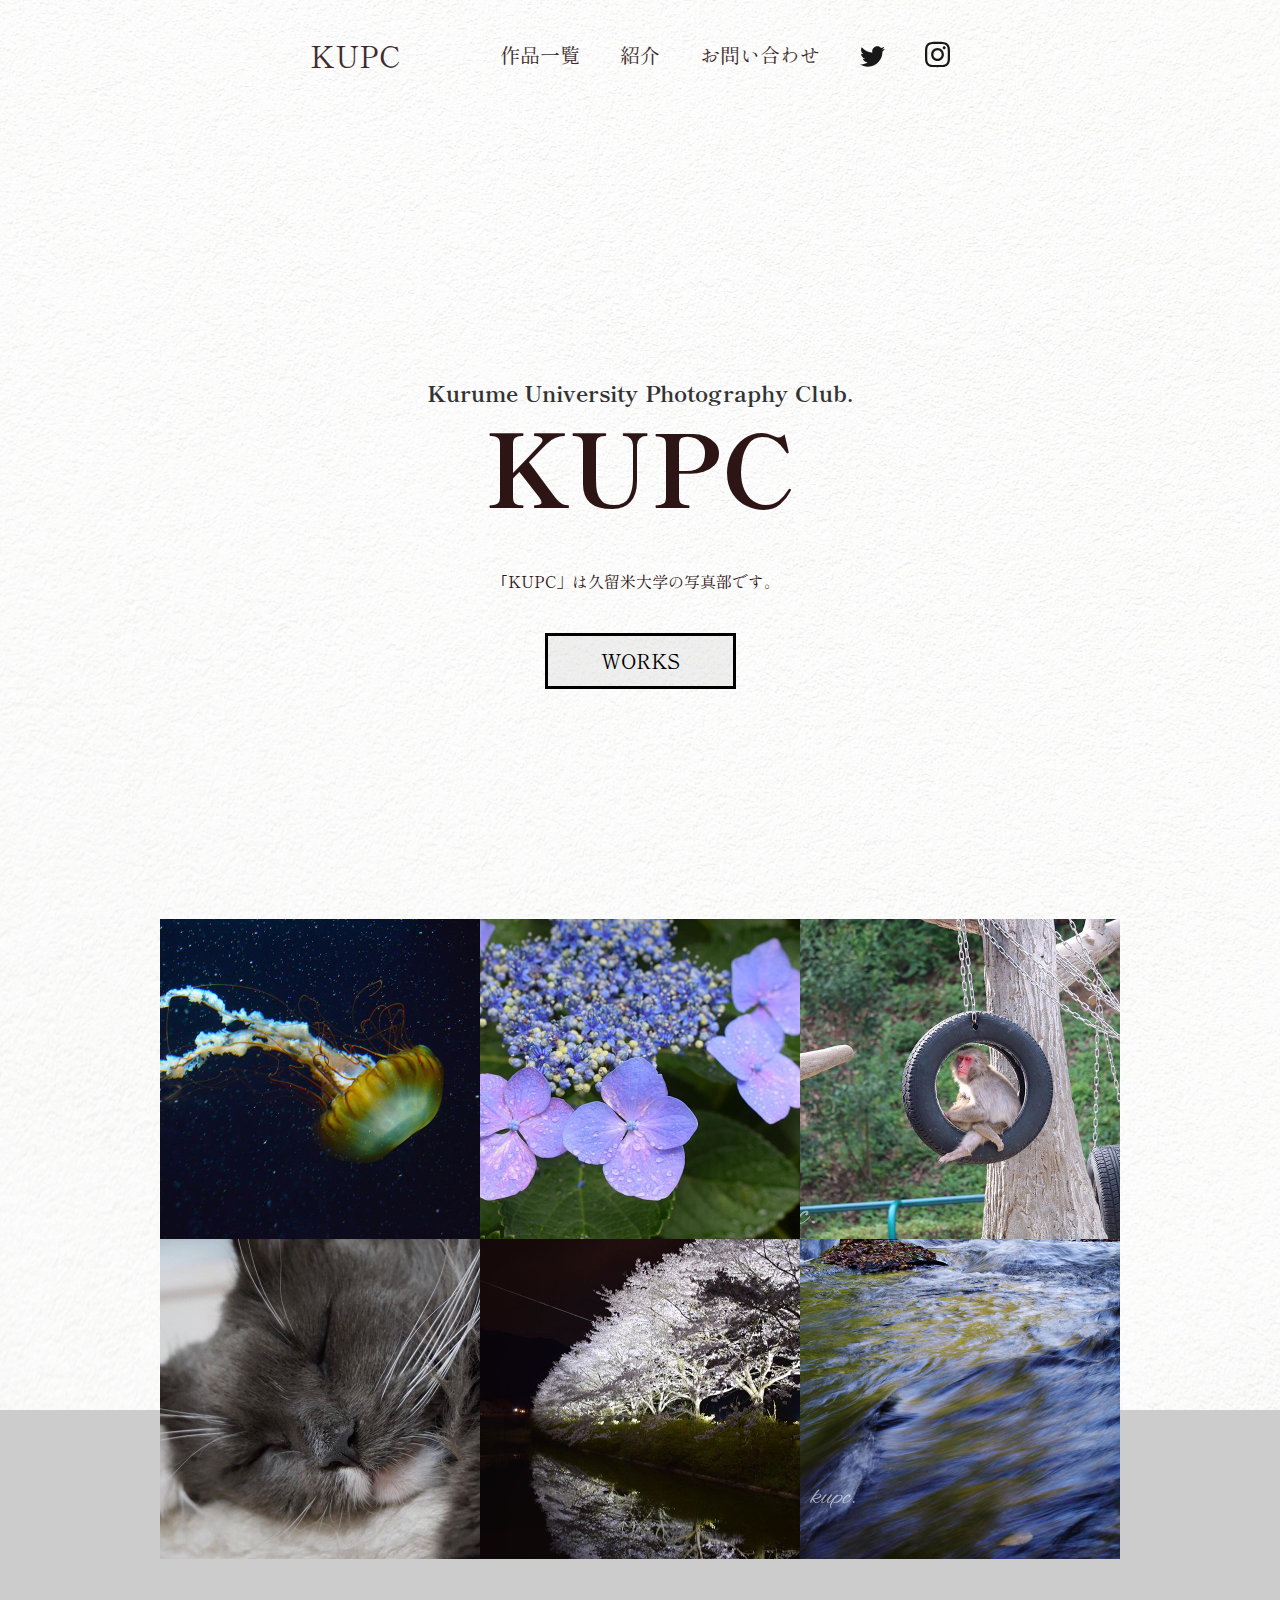
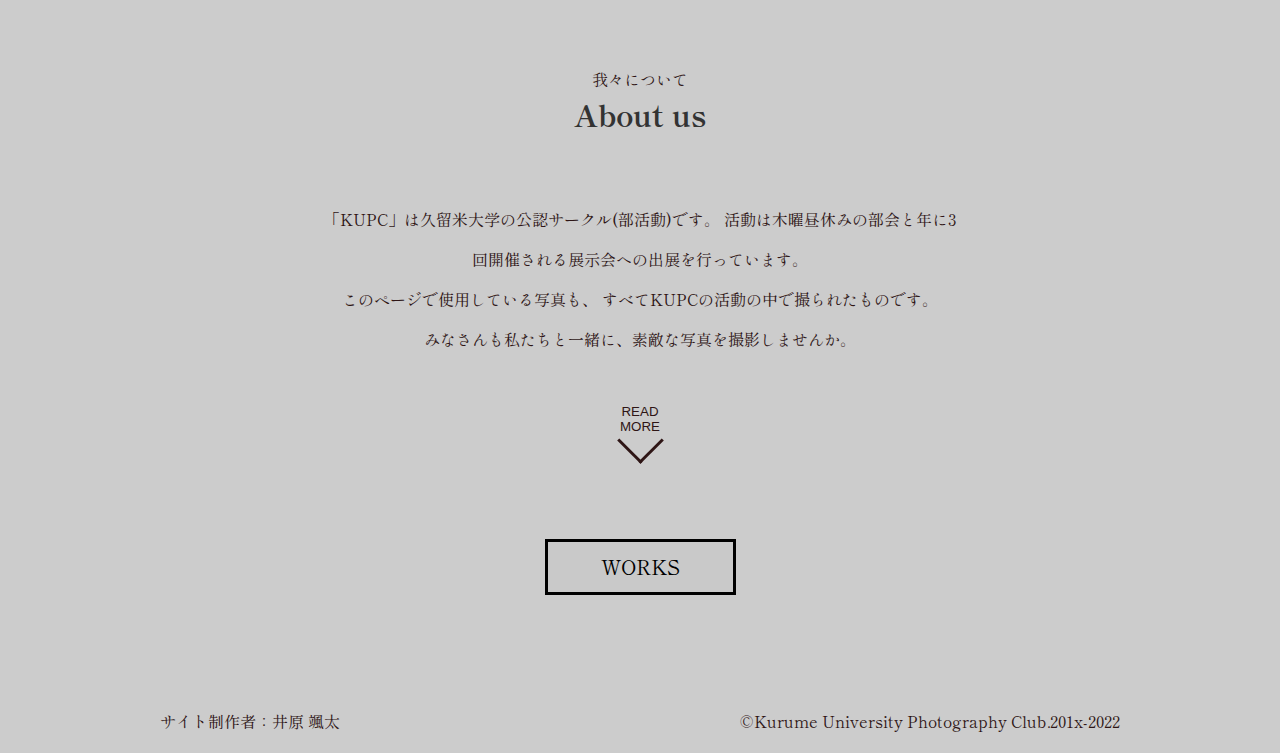
<file: index.html>
﻿<!DOCTYPE html>
<html>
<head>
<meta charset="UTF-8">
<title>KUPC公式ホームページ|久留米大学写真部</title>
<link href="https://fonts.googleapis.com/css2?family=Shippori+Mincho:wght@800&display=swap" rel="stylesheet">
<link href="css/style.css" rel="stylesheet">
<!-- jquery -->
<script src="https://ajax.googleapis.com/ajax/libs/jquery/1.11.3/jquery.min.js"></script>
<!--read more-->
<script>$(function(){
  $(".readmore").on("click", function() {
      $(this).toggleClass("on-click");
      $(".hide-text").slideToggle(1000);
  });
}); </script>
  <!--read more終わり-->
</head>
<body id="index">

  <!--header始まり-->
  <header>
    <div class="logo">
      <a href="index.html">KUPC</a>
    </div>
    <nav>
      <ul class="sns-nav">
        <li><a target="_blank" href="https://twitter.com/k_kupc/"><img class="sns-icon twitter" src="twitter-brands.svg"></a></li>
        <li><a target="_blank" href="https://www.instagram.com/k_kupc/"><img class="sns-icon instagram" src="instagram-brands.svg"></a></li>
      </ul>
      <ul class="global-nav">
        <li><a href="works.html">作品一覧</a></li>
        <li><a href=#about>紹介</a></li>
        <li><a href="contact.html">お問い合わせ</a></li>
      </ul>
    </nav>
  </header>
  <!--header終わり-->

  <!--wrap始まり-->
  <div id="wrap">
    <div class="content">
      <h2>Kurume University Photography Club.</h2>
      <h1>KUPC</h1>
      <p>｢KUPC」は久留米大学の写真部です。</p>
      <p class="btn"><a href="works.html">WORKS</a></p>
    </div>
    <div class="garally-wrapper">
      <container>
        <div class="garally filter">
          <img class="photo filter-img" src="images/8.jpg" alt="クラゲの写真">
          <img class="photo filter-img" src="images/3.jpg" alt="紫陽花の写真">
          <img class="photo filter-img" src="images/4.jpg" alt="猿の写真">
          <img class="photo filter-img" src="images/5.jpg" alt="猫の写真">
          <img class="photo filter-img" src="images/6.jpg" alt="桜の写真">
          <img class="photo filter-img" src="images/7.jpg" alt="川の写真">
        </div>
      </container>
    </div>
    <div id="about" class="about">
      <p>我々について</p>
      <h2>About us</h2>
        <div id="text-wrap">
 
        <div class="show-text">
         
        <p>「KUPC」は久留米大学の公認サークル(部活動)です。
          活動は木曜昼休みの部会と年に3回開催される展示会への出展を行っています。<br>このページで使用している写真も、
          すべてKUPCの活動の中で撮られたものです。<br>みなさんも私たちと一緒に、素敵な写真を撮影しませんか。</p>
         
                </div>
         
         
        <div class="hide-text">
          
            <p>詳細</p>
            <h2>Detail</h2>
            <table class="detail">
            <tbody>
            <tr>
            <th>活動時間</div></th>
            <td>部会は連絡等10分程度</td>
            </tr>
            <tr>
            <th>活動場所</th>
            <td>
            第一部室棟5階・野外<br>
            (写真は自分の好きな場所)
            </td>
            </tr>
            <tr>
            <th>部費</th>
            <td>
            前期1,000円/後期1,000円
            </td>
            </tr>
            <tr>
            <th>入部方法</th>
            <td>
            SNSや部会などで<br>
            入部したいと伝える<br>
            </td>
            </tr>
            </tbody>
            </table>
            
            <div class="map">
            <p>地図</p>
            <h2>Map</h2>
            <div><iframe src="https://www.google.com/maps/embed?pb=!1m18!1m12!1m3!1d833.590892420471!2d130.5467481678124!3d33.30930932191262!2m3!1f0!2f0!3f0!3m2!1i1024!2i768!4f13.1!3m3!1m2!1s0x3541a42473a7fa5d%3A0xf19234d2dec1c815!2z44CSODM5LTA4NTEg56aP5bKh55yM5LmF55WZ57Gz5biC5b6h5LqV55S6IOesrDHlrabnlJ_pg6jlrqTmo58!5e0!3m2!1sja!2sjp!4v1614780706376!5m2!1sja!2sjp" width="660" height="450" style="border:0;" allowfullscreen="" loading="lazy"></iframe></div>
            </div>
         
                </div>
         
                <button class="readmore">READ MORE</button>
        </div>
        <p class="btn"><a href="works.html">WORKS</a></p>
    </div>
  </div>
  <!--wrap終わり-->

  <!--footer始まり-->
  <footer>
    <p class="creater">サイト制作者：井原 颯太</p>
    <p class="copyright">©Kurume University Photography Club.201x-2022</p>
  </footer>
  <!--footer終わり-->

</body>
</html>
</file>
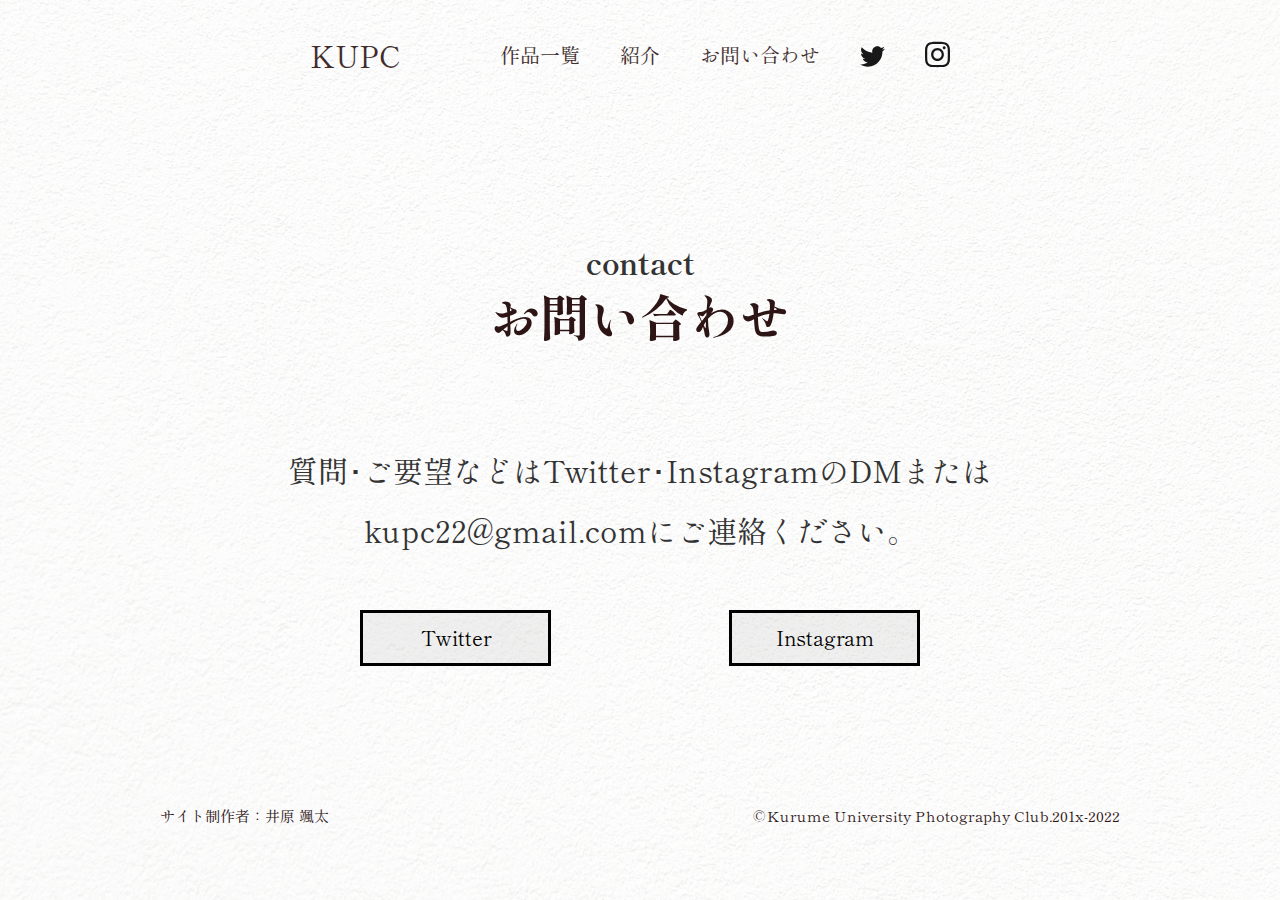
<file: contact.html>
<!DOCTYPE html>
<html>
<head>
<meta charset="UTF-8">
<title>KUPC公式ホームページ|久留米大学写真部</title>
<link href="https://fonts.googleapis.com/css2?family=Shippori+Mincho:wght@800&display=swap" rel="stylesheet">
<link href="css/style.css" rel="stylesheet">
<!-- jquery -->
<script src="https://ajax.googleapis.com/ajax/libs/jquery/1.11.3/jquery.min.js"></script>
</head>
<body id="contact">

  <!--header始まり-->
  <header>
    <div class="logo">
      <a href="index.html">KUPC</a>
    </div>
    <nav>
      <ul class="sns-nav">
        <li><a target="_blank" href="https://twitter.com/k_kupc/"><img class="sns-icon twitter" src="twitter-brands.svg"></a></li>
        <li><a target="_blank" href="https://www.instagram.com/k_kupc/"><img class="sns-icon instagram" src="instagram-brands.svg"></a></li>
      </ul>
      <ul class="global-nav">
        <li><a href="works.html">作品一覧</a></li>
        <li><a href=index.html#about>紹介</a></li>
        <li><a href=#>お問い合わせ</a></li>
      </ul>
    </nav>
  </header>
  <!--header終わり-->

  <!--wrap始まり-->
  <div id="wrap">
    <div class="contact-wrapper">
      <h2>contact</h2>
      <h1>お問い合わせ</h1>
      <p>質問･ご要望などはTwitter･InstagramのDMまたは<br>kupc22@gmail.comにご連絡ください。</p>
      <div class="contact-sns">
        <p class="btn twitter-btn"><a href="https://twitter.com/k_kupc/">Twitter</a></p>
        <p class="btn instagram-btn"><a href="https://www.instagram.com/k_kupc/">Instagram</a></p>
    </div>
    </div>
  </div>
  <!--wrap終わり-->

  <!--footer始まり-->
  <footer>
    <p class="creater clear-fix">サイト制作者：井原 颯太</p>
    <p class="copyright">©Kurume University Photography Club.201x-2022</p>
  </footer>
  <!--footer終わり-->

</body>
</html>
</file>
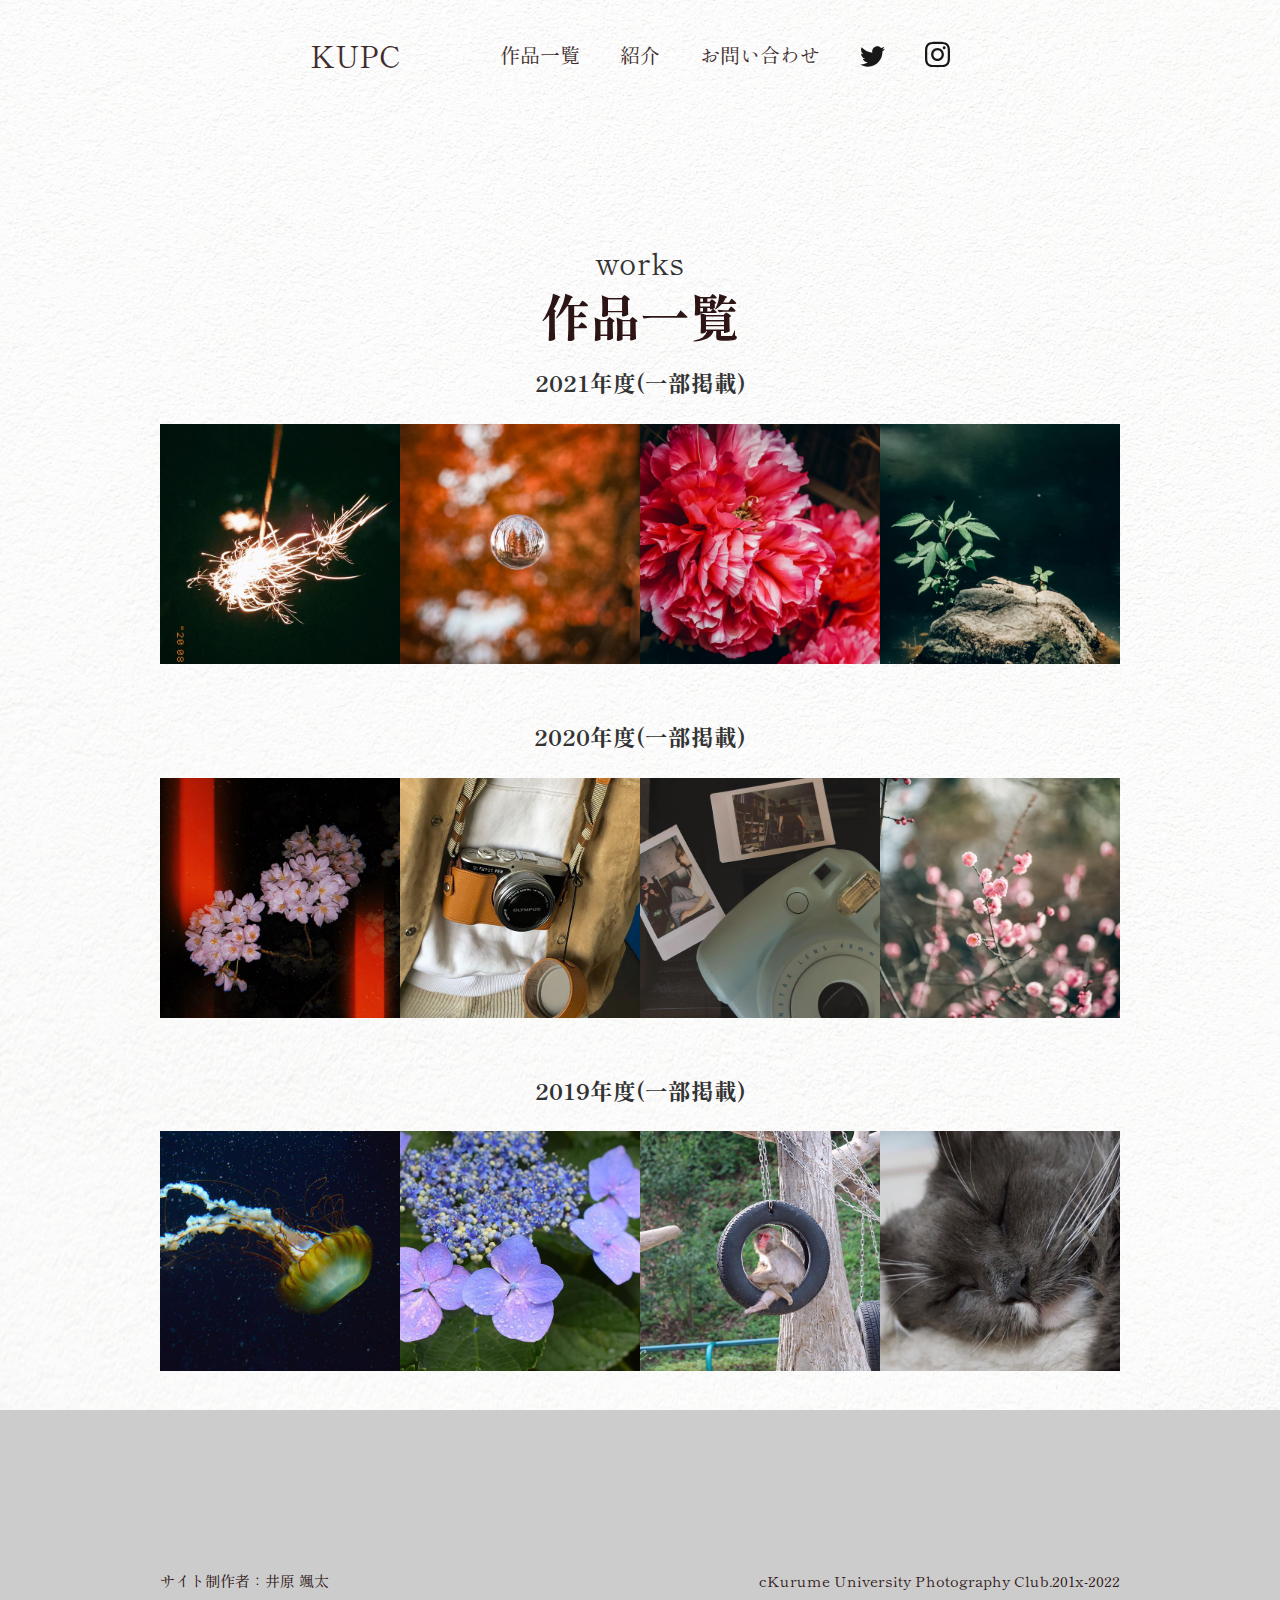
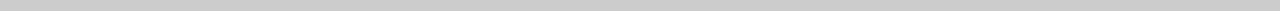
<file: works.html>
<!DOCTYPE html>
<html>
<head>
<meta charset="UTF-8">
<title>KUPC公式ホームページ|久留米大学写真部</title>
<link href="https://fonts.googleapis.com/css2?family=Shippori+Mincho:wght@800&display=swap" rel="stylesheet">
<link href="css/style.css" rel="stylesheet">
<!-- jquery-->
<script src="https://ajax.googleapis.com/ajax/libs/jquery/1.11.3/jquery.min.js"></script>
</head>
<body id="works">

  <!--header始まり-->
  <header>
    <div class="logo">
      <a href="index.html">KUPC</a>
    </div>
    <nav>
      <ul class="sns-nav">
        <li><a target="_blank" href="https://twitter.com/k_kupc/"><img class="sns-icon twitter" src="twitter-brands.svg"></a></li>
        <li><a target="_blank" href="https://www.instagram.com/k_kupc/"><img class="sns-icon instagram" src="instagram-brands.svg"></a></li>
      </ul>
      <ul class="global-nav">
        <li><a href="works.html">作品一覧</a></li>
        <li><a href=index.html#about>紹介</a></li>
        <li><a href="contact.html">お問い合わせ</a></li>
      </ul>
    </nav>
  </header>
  <!--header終わり-->

  <!--wrap始まり-->
  <div id="wrap">
    <div class="works-wrapper">
      <p>works</p>
      <h1>作品一覧</h1>
      <h2>2021年度(一部掲載)</h2>
      <section class="garally-wrapper">
        <container>
          <div class="garally filter">
            <img class="photo filter-img" src="images/14.jpg" alt="線香花火の写真">
            <img class="photo filter-img" src="images/15.jpg" alt="水滴の写真">
            <img class="photo filter-img" src="images/16.jpg" alt="鮮やかな華の写真">
            <img class="photo filter-img" src="images/17.jpg" alt="岩と植物の写真">
          </div>
        </container>
      </section>
      <h2>2020年度(一部掲載)</h2>
      <section class="garally-wrapper">
        <container>
          <div class="garally filter">
            <img class="photo filter-img" src="images/10.jpg" alt="桜の写真">
            <img class="photo filter-img" src="images/12.jpg" alt="カメラの写真">
            <img class="photo filter-img" src="images/13.jpg" alt="ポラロイドカメラの写真">
            <img class="photo filter-img" src="images/20.jpg" alt="梅の写真">
          </div>
        </container>
      </section>
      <h2>2019年度(一部掲載)</h2>
      <section class="garally-wrapper">
        <container>
          <div class="garally filter">
            <img class="photo filter-img" src="images/8.jpg" alt="クラゲの写真">
            <img class="photo filter-img" src="images/3.jpg" alt="紫陽花の写真">
            <img class="photo filter-img" src="images/4.jpg" alt="猿の写真">
            <img class="photo filter-img" src="images/5.jpg" alt="猫の写真">
            <!-- <img class="photo filter-img" src="images/6.jpg" alt="桜の写真"> <img class="photo filter-img" src="images/7.jpg" alt="川の写真"> -->
          </div>
        </container>
      </section>
    </div>
  </div>
  <!--wrap終わり-->

  <!--footer始まり-->
  <footer>
    <p class="creater">サイト制作者：井原 颯太</p>
    <p class="copyright">cKurume University Photography Club.201x-2022</p>
  </footer>
  <!--footer終わり-->

</body>
</html>
</file>
<file: css/style.css>
﻿@charset "utf-8";

body {
  margin: 0;
  padding: 0;
  background-color: #cccccc;
  color: #333333;
  font-size: 15px;
  line-height: 2;
}

p,h1,h2,h3,h4,h5,h6,th,td,dt,dd {
  margin-top: 0;
  font-family: 'Shippori Mincho', serif;
}

img {
  vertical-align: bottom;
}

ul {
  margin: 0;
  padding: 0;
}

a {
  color:#2e1515;
  text-decoration: none;
}

a:hover {
  color:#752e2e;
}

header {
  width: 960px;
  height: 100px;
  position: fixed;
  inset: 0;
  margin: 0 auto;
  padding:0 200px;
  top:0;
  z-index:1;
  opacity:0.9;
}

.logo {
  float: left;
  font-family: 'Shippori Mincho', serif;
  font-size:30px;
  color:#2e1515;
  text-decoration: none;
  margin-top: 25px;
}

.global-nav {
  float: right;
  margin-top: 35px;
}

.global-nav li {
  float: left;
  margin: 0 20px;
  font-size: 20px;
  list-style: none;
}

.global-nav li a {
  color: #2e1515;
  font-family: 'Shippori Mincho', serif;
}

.global-nav li a:hover {
  color:#752e2e;
}

.sns-nav {
  float: right;
  margin-top: 28px;
}

.sns-icon {
  width:25px;
  transition:all 0.2s;
}

.sns-nav li {
  float: left;
  margin: 0 20px;
  font-size: 20px;
  list-style: none;
}

.sns-nav li a {
  color: #2e1515;
  font-family: 'Shippori Mincho', serif;
}

.sns-nav li a:hover {
  color:#752e2e;
}

.sns-icon:hover {
  transform:scale(1.5,1.5);
}

#wrap {
  clear: both;
  margin-top: 120px;
  padding: 35px 0;
  text-align:center;
}

.content {
  width: 960px;
  margin: 150px auto;
  padding-top:120px;
}

.content h2 {
  margin-bottom:0;
}

footer {
  color: #2e1515;
  padding: 10px 0;
}

footer .creater {
  float:left;
}

footer .copyright {
  float:right;
}

#index h1 {
  font-size: 100px;
  line-height: 1;
  color: #2e1515;
  font-family: 'Shippori Mincho', serif;
  margin-bottom: 50px;
  border: none;
}

#index .content {
  margin-top: 150px;
}

#index p {
  font-size: 16px;
  color: #2e1515;
}

#works h1 {
  font-size: 50px;
  line-height: 1;
  color: #2e1515;
  font-family: 'Shippori Mincho', serif;
  margin-bottom: 20px;
  border: none;
}

#contact h1 {
  font-size: 50px;
  line-height: 1;
  color: #2e1515;
  font-family: 'Shippori Mincho', serif;
  margin-bottom: 20px;
  border: none;
}

.works-wrapper p {
  font-size: 30px;
  line-height: 0.5;
  margin-bottom: 20px;
}

.contact-wrapper h2 {
  font-size: 30px;
  line-height: 0.5;
  margin-bottom: 20px;
}

.contact-wrapper p {
  font-size: 30px;
  margin-top:100px;
}

#works .garally-wrapper {
  padding:0 0 50px 0;
  width: 960px;
  margin: 0 auto;
}

#works .photo {
  width:25%;
}

#works .filter {
    background: rgba(0, 0, 0, 0);
}

.btn a {
  background-color: #c4c4c43b;
  color: #000000;
  font-size: 20px;
  width: 185px;
  display: inline-block;
  text-align: center;
  line-height: 50px;
  margin-top: 20px;
  border: 3px solid #000000;
  transition:all 0.3s;
}

.btn a:hover {
  text-decoration: none;
  background-color: #000000;
  color: #ffffff;
}

#index footer {
  width: 960px;
  margin: 100px auto 0 auto;
  text-align: left;
  background-color: transparent;
}

#works footer {
  width: 960px;
  margin: 100px auto 0 auto;
  text-align: left;
  background-color: transparent;
}

#contact footer {
  width: 960px;
  margin: 100px auto 0 auto;
  text-align: left;
  background-color: transparent;
}

#index {
  background-image: url(../images/bg-index.jpg);
  background-repeat: no-repeat;
  background-position: center center;
  background-attachment: fixed;
  background-size: cover;
}

#works {
  background-image: url(../images/bg-index.jpg);
  background-repeat: no-repeat;
  background-position: center center;
  background-attachment: fixed;
  background-size: cover;
}

#contact {
  background-image: url(../images/bg-index.jpg);
  background-repeat: no-repeat;
  background-position: center center;
  background-attachment: fixed;
  background-size: cover;
}


.main-center {
  width:940px;
  margin: 0 auto;
}

.garally {
  display:flex;
  flex:auto;
  flex-wrap:wrap;
  width: 960px;
  margin:0 auto;
 }
 
 .garally-wrapper {
   padding-top:80px;
 }
 
 .photo {
   width:33.33%;
   transition:all 0.2s;
 }
 
 .filter {
  background: #000;
 }
  
 .filter-img {
  cursor: pointer;
 }
 
 .filter-img:hover {
   opacity: .5;
  }

.about {
  margin-top:100px;
}

.about h2 {
  font-size:30px;
  margin-bottom:0;
  line-height:1;
}



th {
  width: 240px;
  background-color: #d6d2cd;
  padding: 12px 0;
  border: 1px solid #2e1515;
  font-size:17px;
}

td {
  width: 660px;
  padding: 12px 0 12px 40px;
  border: 1px solid #2e1515;
  font-size:17px;
}

table {
  border-spacing: 0;
  border-collapse: collapse;
}

.map {
  margin-top:100px;
}

.contact-sns {
  width:960px;
  margin:0 auto;
}

#contact .btn {
  margin:0 0 135px 0;
}

.twitter-btn {
  float:left;
  padding-left:200px;
}

.instagram-btn {
  float:right;
  padding-right:200px;
}

.clear-fix {
  clear:  both;
}


/* readmoreに関する記述 */
.about p {
  text-align: center;
  font-size: 16px;
  color: #2e1515;
  line-height: 2.5;
  margin: 0;
}

#text-wrap {
  width: 50%;
  height: 100%;
  display: block;
  margin: 0 auto;
  padding: 70px 70px 0 70px;
}

.hide-text {
  display: none;
  padding-top: 90px;
}

.hide-text h2 {
  padding-bottom: 60px;
}


button.readmore {
  position: relative;
  height: 80px;
  width: 90px;
  margin: 40px auto;
  display: block;
  background-color: transparent;
  color: #2e1515;
  padding-bottom: 40px;
  border: none;
  outline: 0;
  transition: .5s;
  -erbkit-transition: .5s;
}

button.readmore::after {
  content: " ";
  position: absolute;
  width: 30px;
  height: 30px;
  border-top: solid 3px #2e1515;
  border-right: solid 3px #2e1515;
  transform: rotate(135deg);
  -webkit-transform: rotate(135deg);
  right: 28px;
  top: 25px;
  transition: .5s;
  -erbkit-transition: .5s;
}

button.readmore:hover::after {
  top: 40px;
}

.on-click {
  color: transparent!important;
}

.on-click {
  transform: rotate(-180deg);
  -webkit-transform: rotate(-180deg);
}
/* ここまで */

/* お問い合わせ */

/* ここまで */

#index #wrap {
  background-color: transparent;
  margin-top: 0;
  padding: 0;
}

@media (max-width:1300px) {
  header {
    width: 660px;
    height: 100px;
    position: relative;
    inset: 0;
    padding:0;
  }
}
</file>
